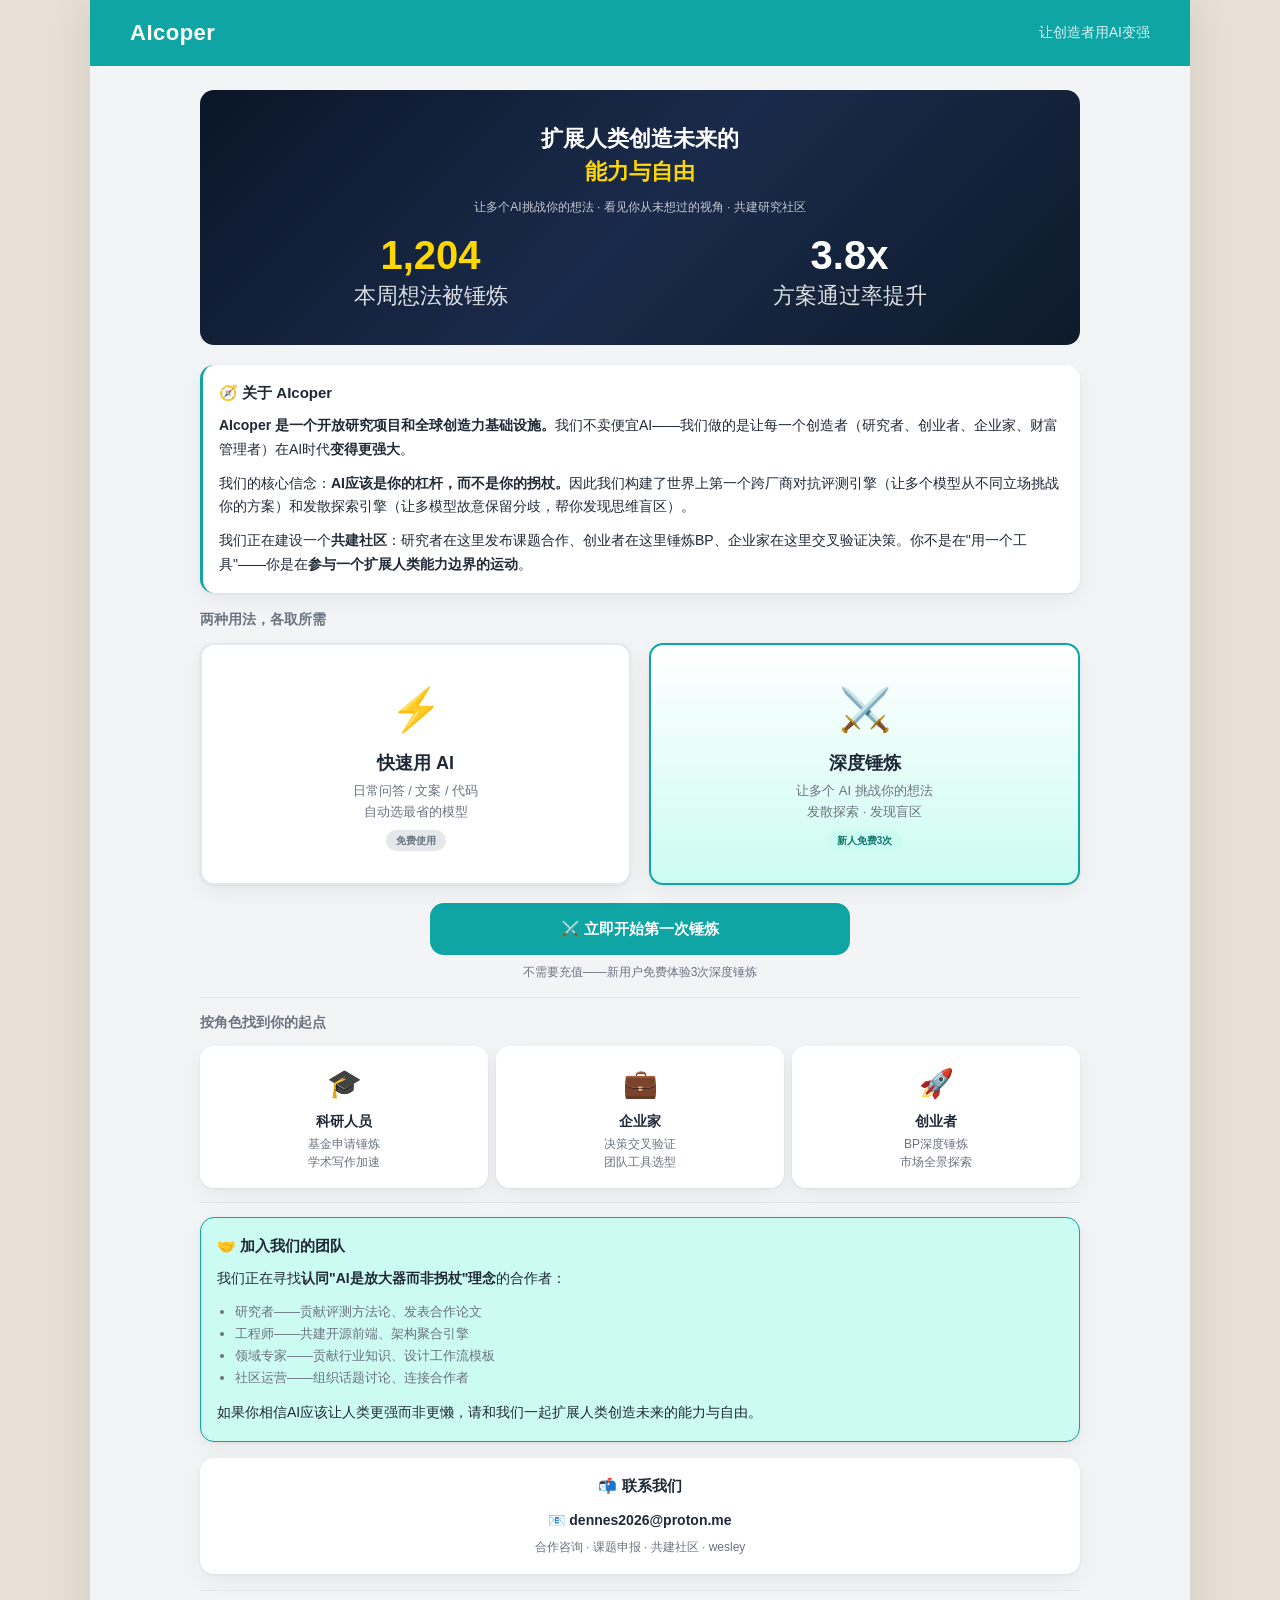
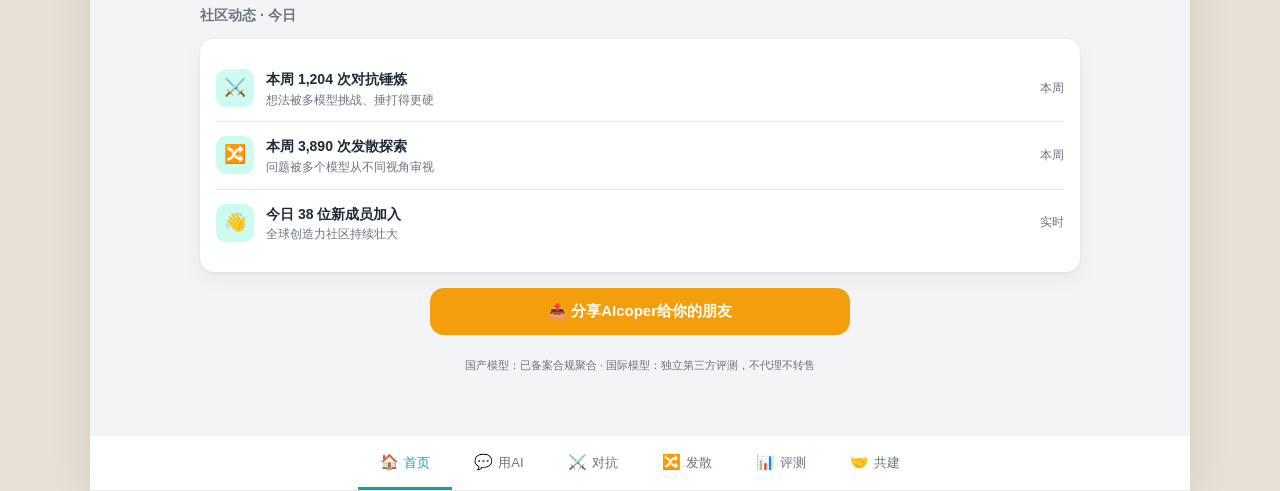
<file: index.html>
<!DOCTYPE html>
<html lang="zh-CN">
<head>
  <meta charset="UTF-8">
  <meta name="viewport" content="width=device-width, initial-scale=1.0">
  <title>AIcoper · 让创造者用AI变强</title>
  <link rel="stylesheet" href="assets/style.css">
  <link rel="manifest" href="/manifest.json">
</head>
<body>
<div class="phone">

  <div class="topbar">
    <span class="logo">AIcoper</span>
    <span class="sub">让创造者用AI变强</span>
  </div>

  <div class="scroll">

    <!-- Hero -->
    <div class="hero center" style="background:linear-gradient(135deg,#0A1628,#1A2A4A,#0D1B2A)">
      <div class="lbl" style="font-size:20px;font-weight:800;line-height:1.5;color:#fff;margin-bottom:10px">
        扩展人类创造未来的<br><span style="color:#FFD700">能力与自由</span>
      </div>
      <div class="small" style="opacity:.75;margin-bottom:16px">
        让多个AI挑战你的想法 · 看见你从未想过的视角 · 共建研究社区
      </div>
      <div class="row" style="margin-top:8px">
        <div class="stat">
          <div class="num" style="color:#FFD700">1,204</div>
          <div class="lbl">本周想法被锤炼</div>
        </div>
        <div class="stat">
          <div class="num" style="color:#fff">3.8x</div>
          <div class="lbl">方案通过率提升</div>
        </div>
      </div>
    </div>

    <!-- 关于AIcoper -->
    <div class="card" style="border-left:3px solid var(--brand)">
      <h3>🧭 关于 AIcoper</h3>
      <div style="font-size:14px;line-height:1.7;color:var(--ink)">
        <p style="margin:0 0 10px">
          <b>AIcoper 是一个开放研究项目和全球创造力基础设施。</b>我们不卖便宜AI——我们做的是让每一个创造者（研究者、创业者、企业家、财富管理者）在AI时代<b>变得更强大</b>。
        </p>
        <p style="margin:0 0 10px">
          我们的核心信念：<b>AI应该是你的杠杆，而不是你的拐杖。</b>因此我们构建了世界上第一个跨厂商<a href="advocate.html">对抗评测引擎</a>（让多个模型从不同立场挑战你的方案）和<a href="diverge.html">发散探索引擎</a>（让多模型故意保留分歧，帮你发现思维盲区）。
        </p>
        <p style="margin:0">
          我们正在建设一个<b>共建社区</b>：研究者在这里发布课题合作、创业者在这里锤炼BP、企业家在这里交叉验证决策。你不是在"用一个工具"——你是在<b>参与一个扩展人类能力边界的运动</b>。
        </p>
      </div>
    </div>

    <!-- 双入口 -->
    <div class="section-title">两种用法，各取所需</div>
    <div class="dual-entry">
      <a href="aggregate.html" class="entry-card exec">
        <div class="ec-icon">⚡</div>
        <div class="ec-title">快速用 AI</div>
        <div class="ec-desc">日常问答 / 文案 / 代码<br>自动选最省的模型</div>
        <span class="ec-badge free">免费使用</span>
      </a>
      <a href="advocate.html" class="entry-card deep">
        <div class="ec-icon">⚔️</div>
        <div class="ec-title">深度锤炼</div>
        <div class="ec-desc">让多个 AI 挑战你的想法<br>发散探索 · 发现盲区</div>
        <span class="ec-badge member">新人免费3次</span>
      </a>
    </div>

    <a href="advocate.html" class="btn primary" style="margin-bottom:8px">⚔️ 立即开始第一次锤炼</a>
    <div class="input-hint" style="margin-bottom:16px">不需要充值——新用户免费体验3次深度锤炼</div>

    <div class="divider"></div>

    <!-- 场景分流 -->
    <div class="section-title">按角色找到你的起点</div>
    <div class="row" style="gap:8px">
      <a href="scenes.html#research" class="card" style="margin-bottom:0;text-align:center;text-decoration:none;color:inherit;flex:1">
        <div style="font-size:28px;margin-bottom:6px">🎓</div>
        <div style="font-weight:700;font-size:14px;margin-bottom:2px">科研人员</div>
        <div class="small muted">基金申请锤炼<br>学术写作加速</div>
      </a>
      <a href="scenes.html#business" class="card" style="margin-bottom:0;text-align:center;text-decoration:none;color:inherit;flex:1">
        <div style="font-size:28px;margin-bottom:6px">💼</div>
        <div style="font-weight:700;font-size:14px;margin-bottom:2px">企业家</div>
        <div class="small muted">决策交叉验证<br>团队工具选型</div>
      </a>
      <a href="scenes.html#startup" class="card" style="margin-bottom:0;text-align:center;text-decoration:none;color:inherit;flex:1">
        <div style="font-size:28px;margin-bottom:6px">🚀</div>
        <div style="font-weight:700;font-size:14px;margin-bottom:2px">创业者</div>
        <div class="small muted">BP深度锤炼<br>市场全景探索</div>
      </a>
    </div>

    <div class="divider"></div>

    <!-- 加入我们 -->
    <div class="card" style="background:var(--brand-lt);border:1px solid var(--brand)">
      <h3>🤝 加入我们的团队</h3>
      <div style="font-size:14px;line-height:1.7;color:var(--ink)">
        <p style="margin:0 0 10px">
          我们正在寻找<b>认同"AI是放大器而非拐杖"理念</b>的合作者：
        </p>
        <ul style="margin:0 0 12px;padding-left:18px;font-size:13px;color:var(--muted)">
          <li>研究者——贡献评测方法论、发表合作论文</li>
          <li>工程师——共建开源前端、架构聚合引擎</li>
          <li>领域专家——贡献行业知识、设计工作流模板</li>
          <li>社区运营——组织话题讨论、连接合作者</li>
        </ul>
        <p style="margin:0">
          如果你相信AI应该让人类更强而非更懒，请和我们一起扩展人类创造未来的能力与自由。
        </p>
      </div>
    </div>

    <!-- 联系方式 -->
    <div class="card" style="text-align:center">
      <h3>📬 联系我们</h3>
      <div style="font-size:14px;color:var(--ink);line-height:1.8">
        <div>📧 <b>dennes2026@proton.me</b></div>
        <div class="small muted" style="margin-top:4px">合作咨询 · 课题申报 · 共建社区 · wesley</div>
      </div>
    </div>

    <div class="divider"></div>

    <!-- 动态 -->
    <div class="section-title">社区动态 · 今日</div>
    <div class="card">
      <div class="li">
        <div class="ic">⚔️</div>
        <div class="meta"><b>本周 1,204 次对抗锤炼</b><div>想法被多模型挑战、捶打得更硬</div></div>
        <div class="right">本周</div>
      </div>
      <div class="li">
        <div class="ic">🔀</div>
        <div class="meta"><b>本周 3,890 次发散探索</b><div>问题被多个模型从不同视角审视</div></div>
        <div class="right">本周</div>
      </div>
      <div class="li">
        <div class="ic">👋</div>
        <div class="meta"><b>今日 38 位新成员加入</b><div>全球创造力社区持续壮大</div></div>
        <div class="right">实时</div>
      </div>
    </div>

    <!-- 分享按钮 -->
    <button class="btn accent" onclick="openShare()" style="margin-bottom:8px">📤 分享AIcoper给你的朋友</button>

    <div class="compliance">国产模型：已备案合规聚合 · 国际模型：独立第三方评测，不代理不转售</div>

  </div>

  <!-- 分享弹窗 -->
  <div id="shareModal" style="display:none;position:fixed;top:0;left:0;width:100%;height:100%;background:rgba(0,0,0,.5);z-index:99;justify-content:center;align-items:center" onclick="if(event.target===this)closeShare()">
    <div style="background:#fff;border-radius:16px;padding:20px;width:90%;max-width:400px;text-align:center">
      <div style="font-size:20px;font-weight:800;margin-bottom:12px">📤 分享AIcoper</div>
      <div id="shareText" style="background:#f5f5f5;border-radius:10px;padding:14px;text-align:left;font-size:13px;line-height:1.7;margin-bottom:12px;max-height:200px;overflow-y:auto"></div>
      <button class="btn primary" onclick="copyShare()" style="margin-bottom:6px">📋 一键复制文案+链接</button>
      <button class="btn sm ghost" onclick="closeShare()">关闭</button>
      <div class="small muted" style="margin-top:8px">复制后粘贴到微信/朋友圈即可</div>
    </div>
  </div>

  <nav class="tabbar">
    <a href="index.html" class="on"><span class="ic">🏠</span>首页</a>
    <a href="aggregate.html"><span class="ic">💬</span>用AI</a>
    <a href="advocate.html"><span class="ic">⚔️</span>对抗</a>
    <a href="diverge.html"><span class="ic">🔀</span>发散</a>
    <a href="eval.html"><span class="ic">📊</span>评测</a>
    <a href="collaborate.html"><span class="ic">🤝</span>共建</a>
  </nav>

</div>

<script>
function openShare(){
  var shareTpl = '🚀 发现一个很棒的AI工具——AIcoper\n\n'+
    '它不是普通的AI聊天工具，而是让多个AI从不同角度挑战你的想法、帮你发现思维盲区。\n\n'+
    '⚔️ 对抗模式：3个AI轮流挑你方案的刺\n'+
    '🔀 发散模式：同一问题看4种视角\n'+
    '🤝 共建社区：发布课题、找到合作者\n\n'+
    '开源 · 免费使用 · 3个模型即开即用\n'+
    '👉 https://wesleycigar.github.io/aicoper';
  document.getElementById('shareText').textContent = shareTpl;
  document.getElementById('shareModal').style.display = 'flex';
}
function closeShare(){
  document.getElementById('shareModal').style.display = 'none';
}
function copyShare(){
  var text = document.getElementById('shareText').textContent;
  if(navigator.clipboard){
    navigator.clipboard.writeText(text).then(function(){
      alert('✅ 已复制！去微信/朋友圈粘贴即可');
    });
  }else{
    var ta=document.createElement('textarea');ta.value=text;
    ta.style.cssText='position:fixed;opacity:0';document.body.appendChild(ta);
    ta.select();document.execCommand('copy');ta.remove();
    alert('✅ 已复制！去微信/朋友圈粘贴即可');
  }
}
</script>
<script>if('serviceWorker' in navigator){navigator.serviceWorker.register('/sw.js')}</script>
</body>
</html>
</file>
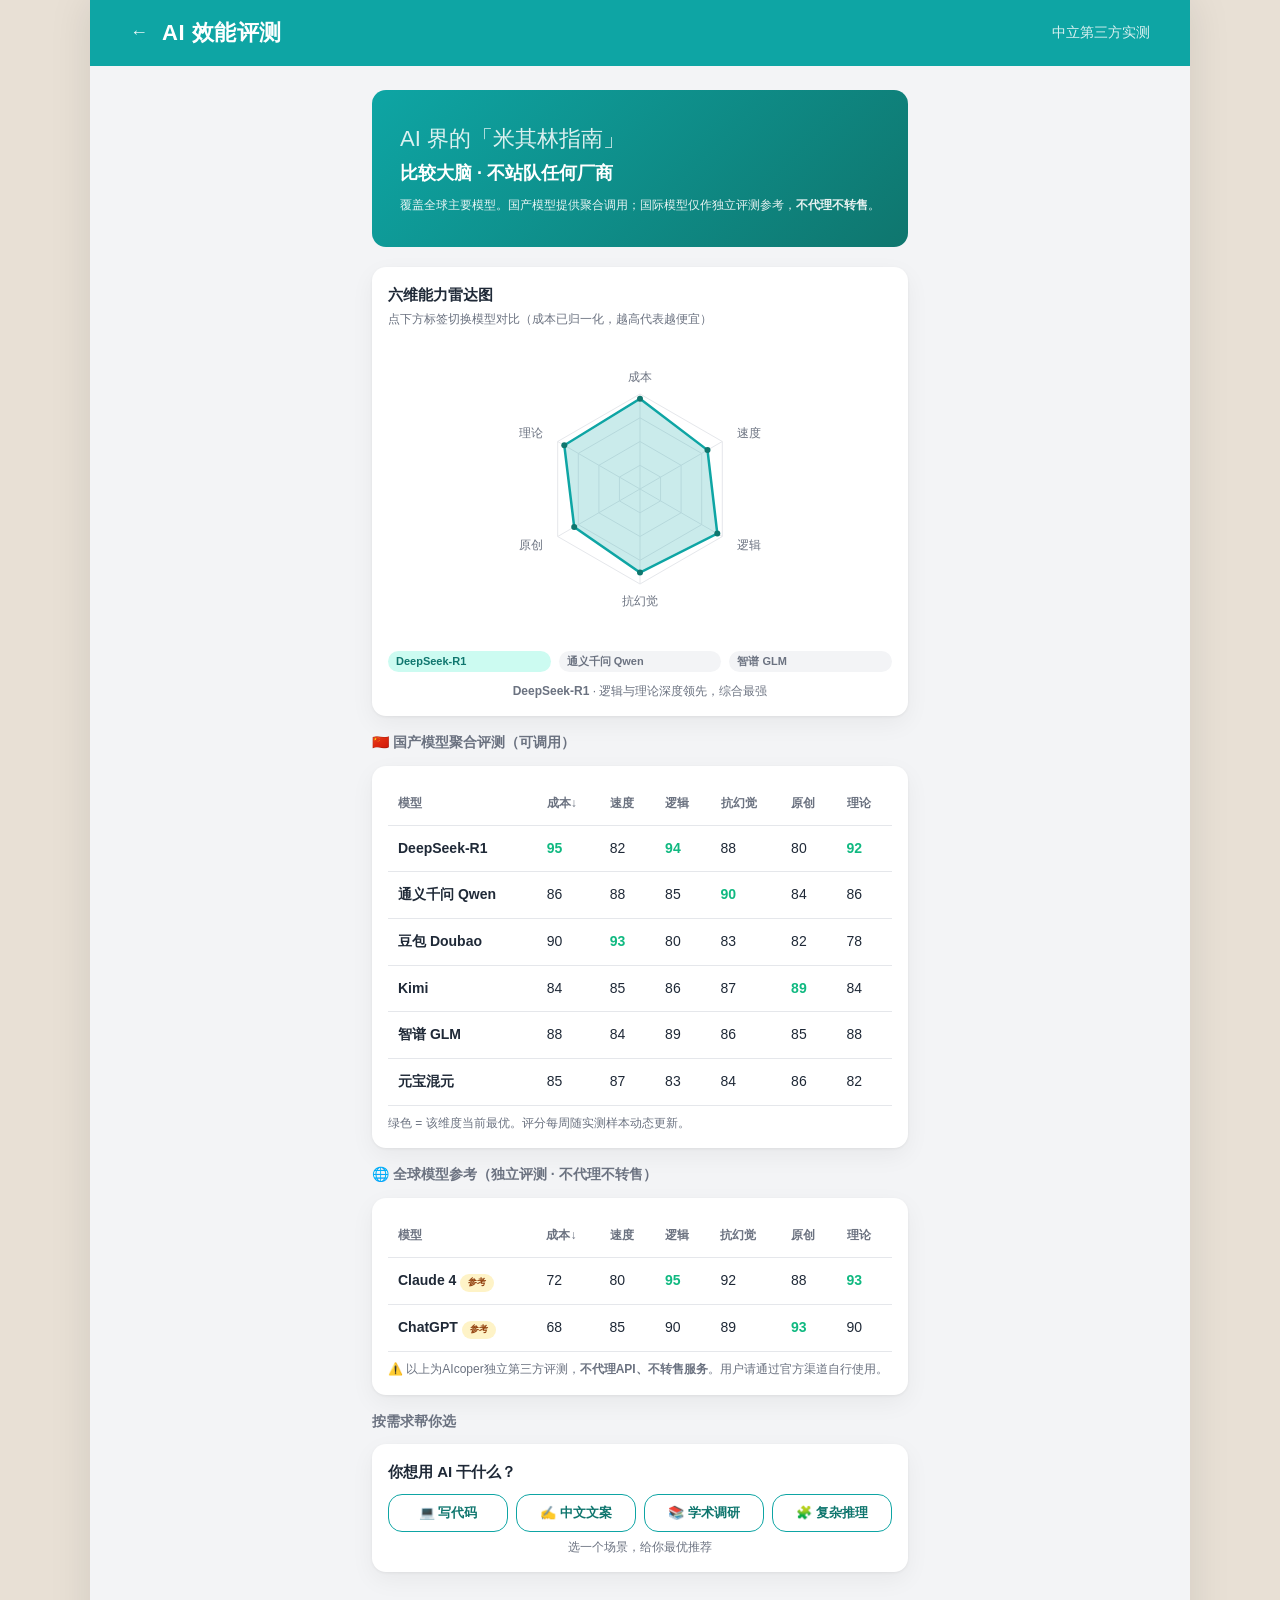
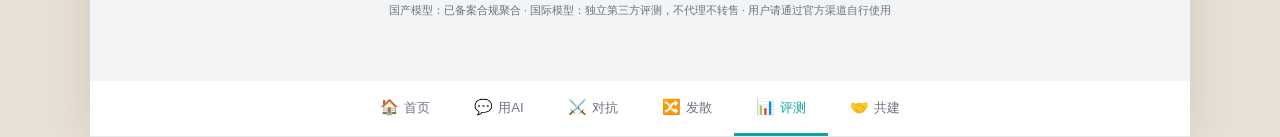
<file: eval.html>
<!DOCTYPE html>
<html lang="zh-CN">
<head>
  <meta charset="UTF-8">
  <meta name="viewport" content="width=device-width, initial-scale=1.0, maximum-scale=1.0, user-scalable=no">
  <title>AI效能评测 · AIcoper</title>
  <link rel="stylesheet" href="assets/style.css">
</head>
<body>
<div class="phone">

  <div class="topbar">
    <a class="back" href="index.html">←</a>
    <span class="logo">AI 效能评测</span>
    <span class="sub">中立第三方实测</span>
  </div>

  <div class="scroll">

    <!-- 中立性声明 -->
    <div class="hero">
      <div class="lbl">AI 界的「米其林指南」</div>
      <div style="font-size:18px;font-weight:800;margin:4px 0 8px">比较大脑 · 不站队任何厂商</div>
      <div class="small" style="color:rgba(255,255,255,.9)">
        覆盖全球主要模型。国产模型提供聚合调用；国际模型仅作独立评测参考，<b>不代理不转售</b>。
      </div>
    </div>

    <!-- 六维雷达图 -->
    <div class="card">
      <h3>六维能力雷达图</h3>
      <div class="small muted" style="margin:-6px 0 10px">点下方标签切换模型对比（成本已归一化，越高代表越便宜）</div>

      <div style="text-align:center">
        <svg id="radar" viewBox="0 0 320 300" width="100%" style="max-width:320px">
          <!-- 网格 + 轴：由脚本注入 -->
          <g id="grid"></g>
          <g id="axes"></g>
          <g id="labels"></g>
          <!-- 能力多边形 -->
          <polygon id="shape" points="" fill="rgba(14,165,164,.22)" stroke="#0EA5A4" stroke-width="2.5" style="transition:.4s"/>
          <g id="dots"></g>
        </svg>
      </div>

      <div class="row" style="flex-wrap:wrap;gap:8px;justify-content:center;margin-top:6px">
        <span class="badge brand" data-m="deepseek" onclick="pick(this)" style="cursor:pointer">DeepSeek-R1</span>
        <span class="badge gray"  data-m="qwen"     onclick="pick(this)" style="cursor:pointer">通义千问 Qwen</span>
        <span class="badge gray"  data-m="glm"      onclick="pick(this)" style="cursor:pointer">智谱 GLM</span>
      </div>
      <div id="radarNote" class="small center muted" style="margin-top:10px"></div>
    </div>

    <!-- 模型对比表 -->
    <div class="section-title">🇨🇳 国产模型聚合评测（可调用）</div>
    <div class="card">
      <table>
        <thead>
          <tr>
            <th>模型</th>
            <th>成本↓</th>
            <th>速度</th>
            <th>逻辑</th>
            <th>抗幻觉</th>
            <th>原创</th>
            <th>理论</th>
          </tr>
        </thead>
        <tbody>
          <tr>
            <td><b>DeepSeek-R1</b></td>
            <td class="tag-best">95</td>
            <td>82</td>
            <td class="tag-best">94</td>
            <td>88</td>
            <td>80</td>
            <td class="tag-best">92</td>
          </tr>
          <tr>
            <td><b>通义千问 Qwen</b></td>
            <td>86</td>
            <td>88</td>
            <td>85</td>
            <td class="tag-best">90</td>
            <td>84</td>
            <td>86</td>
          </tr>
          <tr>
            <td><b>豆包 Doubao</b></td>
            <td>90</td>
            <td class="tag-best">93</td>
            <td>80</td>
            <td>83</td>
            <td>82</td>
            <td>78</td>
          </tr>
          <tr>
            <td><b>Kimi</b></td>
            <td>84</td>
            <td>85</td>
            <td>86</td>
            <td>87</td>
            <td class="tag-best">89</td>
            <td>84</td>
          </tr>
          <tr>
            <td><b>智谱 GLM</b></td>
            <td>88</td>
            <td>84</td>
            <td>89</td>
            <td>86</td>
            <td>85</td>
            <td>88</td>
          </tr>
          <tr>
            <td><b>元宝混元</b></td>
            <td>85</td>
            <td>87</td>
            <td>83</td>
            <td>84</td>
            <td>86</td>
            <td>82</td>
          </tr>
        </tbody>
      </table>
      <div class="small muted" style="margin-top:8px">绿色 = 该维度当前最优。评分每周随实测样本动态更新。</div>
    </div>

    <!-- 全球模型参考 -->
    <div class="section-title">🌐 全球模型参考（独立评测 · 不代理不转售）</div>
    <div class="card">
      <table>
        <thead>
          <tr><th>模型</th><th>成本↓</th><th>速度</th><th>逻辑</th><th>抗幻觉</th><th>原创</th><th>理论</th></tr>
        </thead>
        <tbody>
          <tr>
            <td><b>Claude 4</b> <span class="badge amber" style="font-size:9px">参考</span></td>
            <td>72</td><td>80</td><td class="tag-best">95</td><td>92</td><td>88</td><td class="tag-best">93</td>
          </tr>
          <tr>
            <td><b>ChatGPT</b> <span class="badge amber" style="font-size:9px">参考</span></td>
            <td>68</td><td>85</td><td>90</td><td>89</td><td class="tag-best">93</td><td>90</td>
          </tr>
        </tbody>
      </table>
      <div class="small muted" style="margin-top:8px;line-height:1.6">
        ⚠️ 以上为AIcoper独立第三方评测，<b>不代理API、不转售服务</b>。用户请通过官方渠道自行使用。
      </div>
    </div>

    <!-- 按需求帮你选 -->
    <div class="section-title">按需求帮你选</div>
    <div class="card">
      <h3>你想用 AI 干什么？</h3>
      <div class="row" style="flex-wrap:wrap;gap:8px;margin-bottom:4px">
        <button class="btn ghost sm" onclick="rec('code',this)">💻 写代码</button>
        <button class="btn ghost sm" onclick="rec('copy',this)">✍️ 中文文案</button>
        <button class="btn ghost sm" onclick="rec('research',this)">📚 学术调研</button>
        <button class="btn ghost sm" onclick="rec('reason',this)">🧩 复杂推理</button>
      </div>

      <div id="recBox" style="margin-top:12px;display:none">
        <div class="li" style="border-bottom:0">
          <div class="ic" id="recIc">🏆</div>
          <div class="meta">
            <b id="recTitle"></b>
            <div id="recWhy"></div>
          </div>
        </div>
        <div class="card" style="margin:0 0 12px;background:var(--brand-lt);box-shadow:none">
          <div class="row" style="text-align:center;align-items:center">
            <div>
              <div class="small muted">单独购买</div>
              <b id="recOld" style="text-decoration:line-through;color:var(--muted)"></b>
            </div>
            <div>
              <div class="small muted">合作社价</div>
              <b id="recNew" style="color:var(--brand-dk);font-size:16px"></b>
            </div>
            <div>
              <div class="small muted">为你省</div>
              <span class="badge green" id="recSave"></span>
            </div>
          </div>
        </div>
        <a class="btn accent" href="aggregate.html" id="recBtn">一键用这个模型 →</a>
      </div>
      <div id="recHint" class="small center muted" style="margin-top:6px">选一个场景，给你最优推荐</div>
    </div>

    <div class="compliance">国产模型：已备案合规聚合 · 国际模型：独立第三方评测，不代理不转售 · 用户请通过官方渠道自行使用</div>

  </div>

  <nav class="tabbar">
    <a href="index.html"><span class="ic">🏠</span>首页</a>
    <a href="aggregate.html"><span class="ic">💬</span>用AI</a>
    <a href="advocate.html"><span class="ic">⚔️</span>对抗</a>
    <a href="diverge.html"><span class="ic">🔀</span>发散</a>
    <a href="eval.html" class="on"><span class="ic">📊</span>评测</a>
    <a href="collaborate.html"><span class="ic">🤝</span>共建</a>
  </nav>

</div>

<script>
/* ---------- 六维雷达图（纯内联 SVG 手绘） ---------- */
var CX = 160, CY = 150, R = 95;           // 中心与半径
var DIMS = ["成本","速度","逻辑","抗幻觉","原创","理论"];
var MODELS = {
  deepseek:{ name:"DeepSeek-R1", note:"逻辑与理论深度领先，综合最强", vals:[95,82,94,88,80,92] },
  qwen:    { name:"通义千问 Qwen", note:"中文与抗幻觉均衡，稳定可靠", vals:[86,88,85,90,84,86] },
  glm:     { name:"智谱 GLM", note:"各维度无短板的六边形战士", vals:[88,84,89,86,85,88] }
};

// 第 i 个轴的方向（顶点朝上，顺时针）
function angle(i){ return -Math.PI/2 + i*(2*Math.PI/6); }
function pt(i, ratio){
  var a = angle(i);
  return [ CX + Math.cos(a)*R*ratio, CY + Math.sin(a)*R*ratio ];
}

// 画网格（4 圈六边形）+ 轴线 + 维度标签
(function draw(){
  var grid="", axes="", labels="";
  for(var ring=1; ring<=4; ring++){
    var rr = ring/4, pts=[];
    for(var i=0;i<6;i++){ var p=pt(i,rr); pts.push(p[0].toFixed(1)+","+p[1].toFixed(1)); }
    grid += '<polygon points="'+pts.join(" ")+'" fill="none" stroke="#E5E7EB" stroke-width="1"/>';
  }
  for(var i=0;i<6;i++){
    var p=pt(i,1);
    axes += '<line x1="'+CX+'" y1="'+CY+'" x2="'+p[0].toFixed(1)+'" y2="'+p[1].toFixed(1)+'" stroke="#E5E7EB" stroke-width="1"/>';
    var lp=pt(i,1.18);
    var anchor = Math.abs(lp[0]-CX)<6 ? "middle" : (lp[0]>CX ? "start":"end");
    labels += '<text x="'+lp[0].toFixed(1)+'" y="'+(lp[1]+4).toFixed(1)+'" font-size="12" fill="#6B7280" text-anchor="'+anchor+'">'+DIMS[i]+'</text>';
  }
  document.getElementById("grid").innerHTML = grid;
  document.getElementById("axes").innerHTML = axes;
  document.getElementById("labels").innerHTML = labels;
})();

function render(key){
  var m = MODELS[key], pts=[], dots="";
  for(var i=0;i<6;i++){
    var p = pt(i, m.vals[i]/100);
    pts.push(p[0].toFixed(1)+","+p[1].toFixed(1));
    dots += '<circle cx="'+p[0].toFixed(1)+'" cy="'+p[1].toFixed(1)+'" r="3" fill="#0F766E"/>';
  }
  document.getElementById("shape").setAttribute("points", pts.join(" "));
  document.getElementById("dots").innerHTML = dots;
  document.getElementById("radarNote").innerHTML = "<b>"+m.name+"</b> · "+m.note;
}

function pick(el){
  var b = document.querySelectorAll('[data-m]');
  for(var i=0;i<b.length;i++){ b[i].className = "badge gray"; }
  el.className = "badge brand";
  render(el.getAttribute("data-m"));
}
render("deepseek");

/* ---------- 按需求帮你选 ---------- */
var REC = {
  code:    { ic:"💻", title:"写代码 → 推荐 DeepSeek-R1", why:"逻辑 94 / 理论 92 全场最高，代码与算法综合最优。", old:"¥0.046/千tokens", neu:"¥0.030/千tokens", save:"省 35%" },
  copy:    { ic:"✍️", title:"中文文案 → 推荐 Kimi", why:"原创度 89 领先，中文长文与营销文案更有灵气。", old:"¥0.040/千tokens", neu:"¥0.028/千tokens", save:"省 30%" },
  research:{ ic:"📚", title:"学术调研 → 推荐 通义千问 Qwen", why:"抗幻觉 90 最高，引用与事实更可靠，少编造。", old:"¥0.044/千tokens", neu:"¥0.029/千tokens", save:"省 34%" },
  reason:  { ic:"🧩", title:"复杂推理 → 推荐 DeepSeek-R1", why:"深度思考链最强，多步推理与数学题表现最佳。", old:"¥0.048/千tokens", neu:"¥0.031/千tokens", save:"省 35%" }
};
function rec(key, btn){
  var r = REC[key];
  document.getElementById("recBox").style.display = "block";
  document.getElementById("recHint").style.display = "none";
  document.getElementById("recIc").textContent = r.ic;
  document.getElementById("recTitle").textContent = r.title;
  document.getElementById("recWhy").textContent = r.why;
  document.getElementById("recOld").textContent = r.old;
  document.getElementById("recNew").textContent = r.neu;
  document.getElementById("recSave").textContent = r.save;
  // 高亮当前选中的场景按钮
  var btns = btn.parentNode.querySelectorAll('button');
  for(var i=0;i<btns.length;i++){ btns[i].className = "btn ghost sm"; }
  btn.className = "btn primary sm";
}
</script>

</body>
</html>
</file>
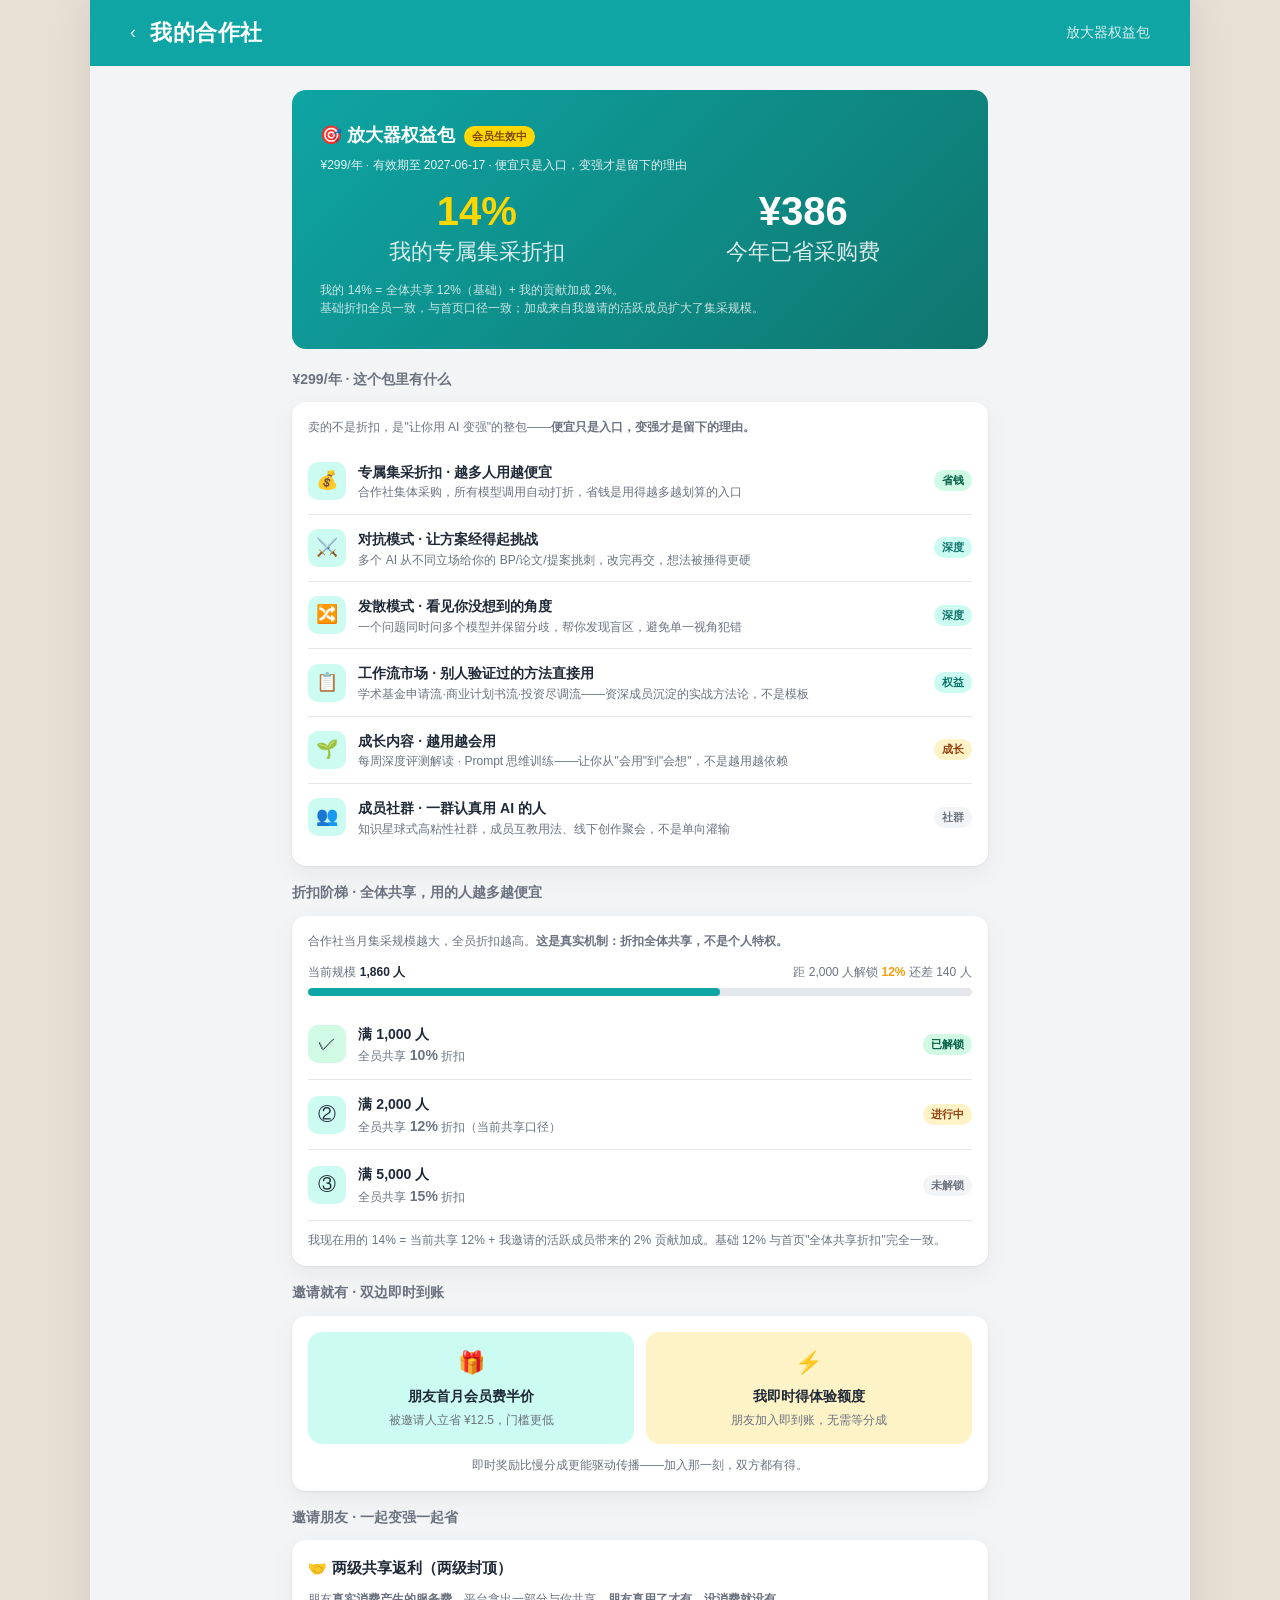
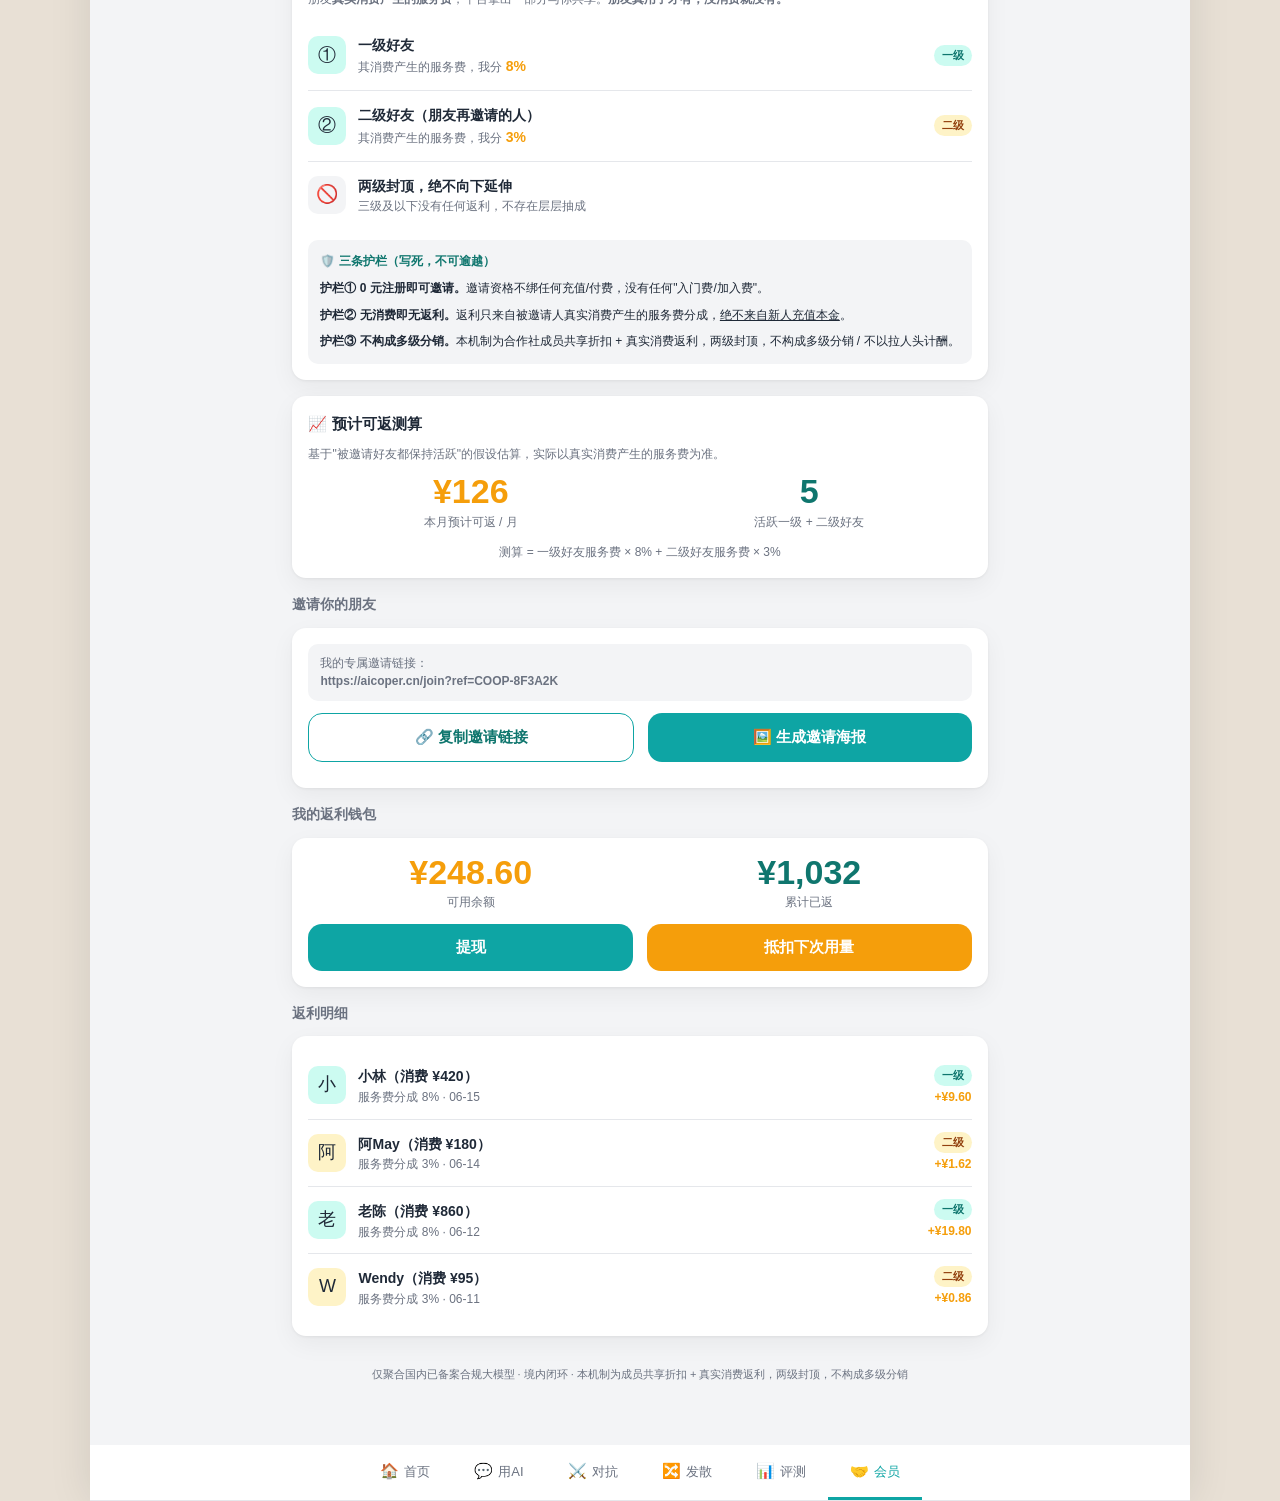
<file: referral.html>
<!DOCTYPE html>
<html lang="zh-CN">
<head>
<meta charset="UTF-8">
<meta name="viewport" content="width=device-width, initial-scale=1.0, maximum-scale=1.0, user-scalable=no">
<title>我的合作社 · AIcoper</title>
<link rel="stylesheet" href="assets/style.css">
</head>
<body>
<div class="phone">

  <div class="topbar">
    <a href="index.html" class="back">‹</a>
    <span class="logo">我的合作社</span>
    <span class="sub">放大器权益包</span>
  </div>

  <div class="scroll">

    <!-- 会员制 hero：我的会员状态 + 专属集采折扣 -->
    <div class="hero">
      <div style="display:flex;align-items:center;gap:8px;margin-bottom:6px">
        <span style="font-size:18px;font-weight:800">🎯 放大器权益包</span>
        <span class="badge green" style="background:#FFD700;color:#7C4A00">会员生效中</span>
      </div>
      <div class="small" style="opacity:.9;margin-bottom:14px">
        ¥299/年 · 有效期至 2027-06-17 · 便宜只是入口，变强才是留下的理由
      </div>
      <div class="row">
        <div class="stat">
          <div class="num" style="color:#FFD700">14%</div>
          <div class="lbl">我的专属集采折扣</div>
        </div>
        <div class="stat">
          <div class="num" style="color:#fff">¥386</div>
          <div class="lbl">今年已省采购费</div>
        </div>
      </div>
      <div class="small" style="opacity:.78;margin-top:12px;line-height:1.5">
        我的 14% = 全体共享 12%（基础）+ 我的贡献加成 2%。<br>
        基础折扣全员一致，与首页口径一致；加成来自我邀请的活跃成员扩大了集采规模。
      </div>
    </div>

    <!-- 放大器权益包卡：5-6 项权益 -->
    <div class="section-title">¥299/年 · 这个包里有什么</div>
    <div class="card">
      <p class="small muted" style="margin:0 0 10px;line-height:1.6">
        卖的不是折扣，是"让你用 AI 变强"的整包——<b>便宜只是入口，变强才是留下的理由。</b>
      </p>
      <div class="li">
        <div class="ic">💰</div>
        <div class="meta">
          <b>专属集采折扣 · 越多人用越便宜</b>
          <div>合作社集体采购，所有模型调用自动打折，省钱是用得越多越划算的入口</div>
        </div>
        <div class="right"><span class="badge green">省钱</span></div>
      </div>
      <div class="li">
        <div class="ic">⚔️</div>
        <div class="meta">
          <b>对抗模式 · 让方案经得起挑战</b>
          <div>多个 AI 从不同立场给你的 BP/论文/提案挑刺，改完再交，想法被捶得更硬</div>
        </div>
        <div class="right"><span class="badge brand">深度</span></div>
      </div>
      <div class="li">
        <div class="ic">🔀</div>
        <div class="meta">
          <b>发散模式 · 看见你没想到的角度</b>
          <div>一个问题同时问多个模型并保留分歧，帮你发现盲区，避免单一视角犯错</div>
        </div>
        <div class="right"><span class="badge brand">深度</span></div>
      </div>
      <div class="li">
        <div class="ic">📋</div>
        <div class="meta">
          <b>工作流市场 · 别人验证过的方法直接用</b>
          <div>学术基金申请流·商业计划书流·投资尽调流——资深成员沉淀的实战方法论，不是模板</div>
        </div>
        <div class="right"><span class="badge brand">权益</span></div>
      </div>
      <div class="li">
        <div class="ic">🌱</div>
        <div class="meta">
          <b>成长内容 · 越用越会用</b>
          <div>每周深度评测解读 · Prompt 思维训练——让你从"会用"到"会想"，不是越用越依赖</div>
        </div>
        <div class="right"><span class="badge amber">成长</span></div>
      </div>
      <div class="li">
        <div class="ic">👥</div>
        <div class="meta">
          <b>成员社群 · 一群认真用 AI 的人</b>
          <div>知识星球式高粘性社群，成员互教用法、线下创作聚会，不是单向灌输</div>
        </div>
        <div class="right"><span class="badge gray">社群</span></div>
      </div>
    </div>

    <!-- 折扣阶梯卡：全体共享，用得越多越便宜 -->
    <div class="section-title">折扣阶梯 · 全体共享，用的人越多越便宜</div>
    <div class="card">
      <p class="small muted" style="margin:0 0 12px;line-height:1.6">
        合作社当月集采规模越大，全员折扣越高。<b>这是真实机制：折扣全体共享，不是个人特权。</b>
      </p>
      <div style="display:flex;justify-content:space-between;font-size:12px;color:var(--muted);margin-bottom:6px">
        <span>当前规模 <b style="color:var(--ink)">1,860 人</b></span>
        <span>距 2,000 人解锁 <b style="color:var(--accent)">12%</b> 还差 140 人</span>
      </div>
      <div class="bar" style="margin-bottom:14px"><i style="width:62%"></i></div>

      <div class="li">
        <div class="ic" style="background:#D1FAE5">✓</div>
        <div class="meta"><b>满 1,000 人</b><div>全员共享 <b>10%</b> 折扣</div></div>
        <div class="right"><span class="badge green">已解锁</span></div>
      </div>
      <div class="li">
        <div class="ic" style="background:var(--brand-lt)">②</div>
        <div class="meta"><b>满 2,000 人</b><div>全员共享 <b>12%</b> 折扣（当前共享口径）</div></div>
        <div class="right"><span class="badge amber">进行中</span></div>
      </div>
      <div class="li">
        <div class="ic">③</div>
        <div class="meta"><b>满 5,000 人</b><div>全员共享 <b>15%</b> 折扣</div></div>
        <div class="right"><span class="badge gray">未解锁</span></div>
      </div>
      <p class="small muted" style="margin:10px 0 0;line-height:1.6">
        我现在用的 14% = 当前共享 12% + 我邀请的活跃成员带来的 2% 贡献加成。基础 12% 与首页"全体共享折扣"完全一致。
      </p>
    </div>

    <!-- 双边即时激励：驱动传播 -->
    <div class="section-title">邀请就有 · 双边即时到账</div>
    <div class="card">
      <div class="row" style="gap:12px">
        <div class="card" style="margin:0;background:var(--brand-lt);box-shadow:none;text-align:center;padding:14px">
          <div style="font-size:22px;margin-bottom:4px">🎁</div>
          <b style="font-size:14px">朋友首月会员费半价</b>
          <div class="small muted" style="margin-top:4px">被邀请人立省 ¥12.5，门槛更低</div>
        </div>
        <div class="card" style="margin:0;background:#FEF3C7;box-shadow:none;text-align:center;padding:14px">
          <div style="font-size:22px;margin-bottom:4px">⚡</div>
          <b style="font-size:14px">我即时得体验额度</b>
          <div class="small muted" style="margin-top:4px">朋友加入即到账，无需等分成</div>
        </div>
      </div>
      <p class="small muted center" style="margin:12px 0 0">
        即时奖励比慢分成更能驱动传播——加入那一刻，双方都有得。
      </p>
    </div>

    <!-- 两级返利 + 三条护栏 -->
    <div class="section-title">邀请朋友 · 一起变强一起省</div>
    <div class="card">
      <h3>🤝 两级共享返利（两级封顶）</h3>
      <p class="small muted" style="margin:0 0 12px;line-height:1.6">
        朋友<b>真实消费产生的服务费</b>，平台拿出一部分与你共享。<b>朋友真用了才有，没消费就没有。</b>
      </p>
      <div class="li">
        <div class="ic">①</div>
        <div class="meta"><b>一级好友</b><div>其消费产生的服务费，我分 <b style="color:var(--accent)">8%</b></div></div>
        <div class="right"><span class="badge brand">一级</span></div>
      </div>
      <div class="li">
        <div class="ic">②</div>
        <div class="meta"><b>二级好友（朋友再邀请的人）</b><div>其消费产生的服务费，我分 <b style="color:var(--accent)">3%</b></div></div>
        <div class="right"><span class="badge amber">二级</span></div>
      </div>
      <div class="li" style="border-bottom:0">
        <div class="ic" style="background:#F3F4F6">🚫</div>
        <div class="meta"><b>两级封顶，绝不向下延伸</b><div>三级及以下没有任何返利，不存在层层抽成</div></div>
      </div>

      <!-- 三条护栏 -->
      <div style="background:var(--bg);border-radius:var(--r-sm);padding:12px;margin-top:12px">
        <div class="small" style="font-weight:700;color:var(--brand-dk);margin-bottom:8px">🛡️ 三条护栏（写死，不可逾越）</div>
        <div class="small" style="line-height:1.7;color:var(--ink)">
          <div style="margin-bottom:6px">
            <b>护栏① 0 元注册即可邀请。</b>邀请资格不绑任何充值/付费，没有任何"入门费/加入费"。
          </div>
          <div style="margin-bottom:6px">
            <b>护栏② 无消费即无返利。</b>返利只来自被邀请人真实消费产生的服务费分成，<u>绝不来自新人充值本金</u>。
          </div>
          <div>
            <b>护栏③ 不构成多级分销。</b>本机制为合作社成员共享折扣 + 真实消费返利，两级封顶，不构成多级分销 / 不以拉人头计酬。
          </div>
        </div>
      </div>
    </div>

    <!-- 预计可返测算 -->
    <div class="card">
      <h3>📈 预计可返测算</h3>
      <p class="small muted" style="margin:0 0 10px">
        基于"被邀请好友都保持活跃"的假设估算，实际以真实消费产生的服务费为准。
      </p>
      <div class="row">
        <div class="stat">
          <div class="num">¥126</div>
          <div class="lbl">本月预计可返 / 月</div>
        </div>
        <div class="stat">
          <div class="num" style="color:var(--brand-dk)">5</div>
          <div class="lbl">活跃一级 + 二级好友</div>
        </div>
      </div>
      <p class="small muted center" style="margin:12px 0 0">
        测算 = 一级好友服务费 × 8% + 二级好友服务费 × 3%
      </p>
    </div>

    <!-- 生成邀请卡：真实可点动作 -->
    <div class="section-title">邀请你的朋友</div>
    <div class="card">
      <div class="small muted" style="background:var(--bg);border-radius:var(--r-sm);padding:10px 12px;margin-bottom:12px;word-break:break-all">
        我的专属邀请链接：<br><b id="inviteLink">https://aicoper.cn/join?ref=COOP-8F3A2K</b>
      </div>
      <div class="row" style="margin-bottom:10px">
        <button class="btn ghost" onclick="copyLink()">🔗 复制邀请链接</button>
        <button class="btn primary" onclick="makePoster()">🖼️ 生成邀请海报</button>
      </div>
      <!-- 海报占位（生成后填充） -->
      <div id="posterBox" style="display:none;border:1.5px dashed var(--brand);border-radius:var(--r);padding:18px;text-align:center;background:var(--brand-lt)">
        <div style="font-size:28px;margin-bottom:6px">🖼️</div>
        <div style="font-weight:700;color:var(--brand-dk)">邀请海报已生成</div>
        <div class="small muted" style="margin-top:4px">含我的专属二维码 · 朋友扫码加入，首月会员费半价</div>
        <div class="small" style="margin-top:8px;color:var(--brand-dk)">长按保存图片即可分享（演示）</div>
      </div>
    </div>

    <!-- 钱包 / 资金闭环 -->
    <div class="section-title">我的返利钱包</div>
    <div class="card">
      <div class="row" style="margin-bottom:12px">
        <div class="stat">
          <div class="num">¥248.60</div>
          <div class="lbl">可用余额</div>
        </div>
        <div class="stat">
          <div class="num" style="color:var(--brand-dk)">¥1,032</div>
          <div class="lbl">累计已返</div>
        </div>
      </div>
      <div class="row">
        <button class="btn primary" onclick="toast('💸 提现申请已提交（演示）')">提现</button>
        <button class="btn accent" onclick="toast('🎟️ 已抵扣下次用量（演示）')">抵扣下次用量</button>
      </div>
    </div>

    <!-- 我的返利列表：badge 区分一级/二级 -->
    <div class="section-title">返利明细</div>
    <div class="card">
      <div class="li">
        <div class="ic" style="background:var(--brand-lt)">小</div>
        <div class="meta"><b>小林（消费 ¥420）</b><div>服务费分成 8% · 06-15</div></div>
        <div class="right"><span class="badge brand">一级</span><div style="color:var(--accent);font-weight:700;margin-top:2px">+¥9.60</div></div>
      </div>
      <div class="li">
        <div class="ic" style="background:#FEF3C7">阿</div>
        <div class="meta"><b>阿May（消费 ¥180）</b><div>服务费分成 3% · 06-14</div></div>
        <div class="right"><span class="badge amber">二级</span><div style="color:var(--accent);font-weight:700;margin-top:2px">+¥1.62</div></div>
      </div>
      <div class="li">
        <div class="ic" style="background:var(--brand-lt)">老</div>
        <div class="meta"><b>老陈（消费 ¥860）</b><div>服务费分成 8% · 06-12</div></div>
        <div class="right"><span class="badge brand">一级</span><div style="color:var(--accent);font-weight:700;margin-top:2px">+¥19.80</div></div>
      </div>
      <div class="li" style="border-bottom:0">
        <div class="ic" style="background:#FEF3C7">W</div>
        <div class="meta"><b>Wendy（消费 ¥95）</b><div>服务费分成 3% · 06-11</div></div>
        <div class="right"><span class="badge amber">二级</span><div style="color:var(--accent);font-weight:700;margin-top:2px">+¥0.86</div></div>
      </div>
    </div>

    <div class="compliance">
      仅聚合国内已备案合规大模型 · 境内闭环 · 本机制为成员共享折扣 + 真实消费返利，两级封顶，不构成多级分销
    </div>

  </div>

  <nav class="tabbar">
    <a href="index.html"><span class="ic">🏠</span>首页</a>
    <a href="aggregate.html"><span class="ic">💬</span>用AI</a>
    <a href="advocate.html"><span class="ic">⚔️</span>对抗</a>
    <a href="diverge.html"><span class="ic">🔀</span>发散</a>
    <a href="eval.html"><span class="ic">📊</span>评测</a>
    <a href="referral.html" class="on"><span class="ic">🤝</span>会员</a>
  </nav>

</div>

<script>
function toast(msg){
  var t=document.createElement('div');
  t.className='toast';t.textContent=msg;
  t.style.cssText='position:fixed;top:50%;left:50%;transform:translate(-50%,-50%);background:rgba(0,0,0,.88);color:#fff;padding:14px 28px;border-radius:999px;font-size:15px;font-weight:600;z-index:999';
  document.body.appendChild(t);
  setTimeout(function(){t.style.opacity='0';t.style.transition='opacity .3s';setTimeout(function(){t.remove()},300)},1800);
}
function copyLink(){
  var link=document.getElementById('inviteLink').textContent.trim();
  function done(){toast('🔗 邀请链接已复制');}
  if(navigator.clipboard&&navigator.clipboard.writeText){
    navigator.clipboard.writeText(link).then(done).catch(fallback);
  }else{fallback();}
  function fallback(){
    var ta=document.createElement('textarea');ta.value=link;
    ta.style.cssText='position:fixed;opacity:0';document.body.appendChild(ta);
    ta.select();try{document.execCommand('copy');}catch(e){}
    ta.remove();done();
  }
}
function makePoster(){
  document.getElementById('posterBox').style.display='block';
  toast('🖼️ 邀请海报已生成');
}
</script>
</body>
</html>
</file>
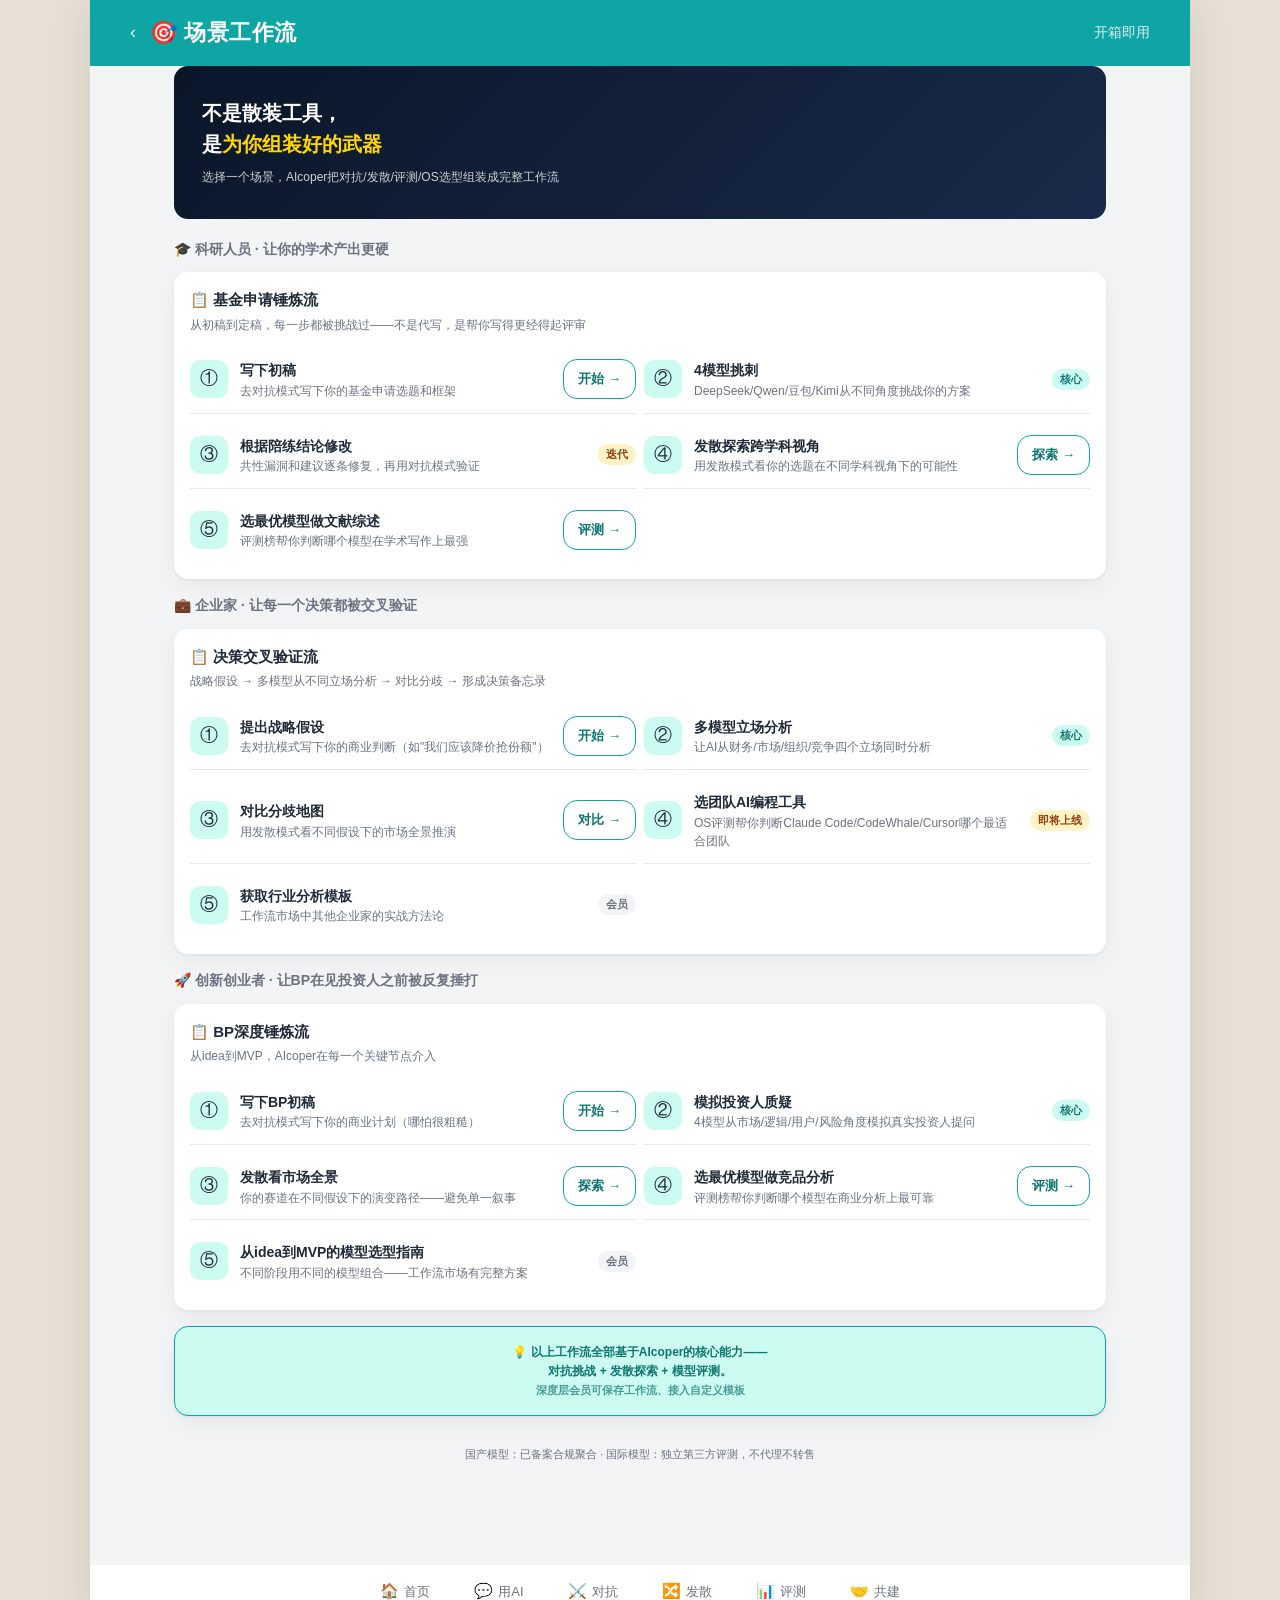
<file: scenes.html>
<!DOCTYPE html>
<html lang="zh-CN">
<head>
<meta charset="UTF-8">
<meta name="viewport" content="width=device-width, initial-scale=1.0, maximum-scale=1.0, user-scalable=no">
<title>场景工作流 · AIcoper</title>
<link rel="stylesheet" href="assets/style.css">
<style>.scroll{padding:0 14px 88px}</style>
</head>
<body>
<div class="phone">

  <div class="topbar">
    <a href="index.html" class="back">‹</a>
    <span class="logo">🎯 场景工作流</span>
    <span class="sub">开箱即用</span>
  </div>

  <div class="scroll">

    <!-- Hero -->
    <div class="hero" style="background:linear-gradient(135deg,#0A1628,#1A2A4A)">
      <div style="font-size:20px;font-weight:800;margin-bottom:4px">不是散装工具，<br>是<span style="color:#FFD700">为你组装好的武器</span></div>
      <div class="small" style="opacity:.8;margin-top:8px">
        选择一个场景，AIcoper把对抗/发散/评测/OS选型组装成完整工作流
      </div>
    </div>

    <!-- 场景一：科研人员 -->
    <div class="section-title" id="research">🎓 科研人员 · 让你的学术产出更硬</div>
    <div class="card">
      <h3>📋 基金申请锤炼流</h3>
      <div class="small muted" style="margin:-6px 0 12px">从初稿到定稿，每一步都被挑战过——不是代写，是帮你写得更经得起评审</div>
      <div style="display:flex;flex-direction:column;gap:8px">
        <div class="li"><div class="ic">①</div><div class="meta"><b>写下初稿</b><div>去对抗模式写下你的基金申请选题和框架</div></div><div class="right"><a href="advocate.html" class="btn sm ghost">开始 →</a></div></div>
        <div class="li"><div class="ic">②</div><div class="meta"><b>4模型挑刺</b><div>DeepSeek/Qwen/豆包/Kimi从不同角度挑战你的方案</div></div><div class="right"><span class="badge brand">核心</span></div></div>
        <div class="li"><div class="ic">③</div><div class="meta"><b>根据陪练结论修改</b><div>共性漏洞和建议逐条修复，再用对抗模式验证</div></div><div class="right"><span class="badge amber">迭代</span></div></div>
        <div class="li"><div class="ic">④</div><div class="meta"><b>发散探索跨学科视角</b><div>用发散模式看你的选题在不同学科视角下的可能性</div></div><div class="right"><a href="diverge.html" class="btn sm ghost">探索 →</a></div></div>
        <div class="li"><div class="ic">⑤</div><div class="meta"><b>选最优模型做文献综述</b><div>评测榜帮你判断哪个模型在学术写作上最强</div></div><div class="right"><a href="eval.html" class="btn sm ghost">评测 →</a></div></div>
      </div>
    </div>

    <!-- 场景二：企业家 -->
    <div class="section-title" id="business">💼 企业家 · 让每一个决策都被交叉验证</div>
    <div class="card">
      <h3>📋 决策交叉验证流</h3>
      <div class="small muted" style="margin:-6px 0 12px">战略假设 → 多模型从不同立场分析 → 对比分歧 → 形成决策备忘录</div>
      <div style="display:flex;flex-direction:column;gap:8px">
        <div class="li"><div class="ic">①</div><div class="meta"><b>提出战略假设</b><div>去对抗模式写下你的商业判断（如"我们应该降价抢份额"）</div></div><div class="right"><a href="advocate.html" class="btn sm ghost">开始 →</a></div></div>
        <div class="li"><div class="ic">②</div><div class="meta"><b>多模型立场分析</b><div>让AI从财务/市场/组织/竞争四个立场同时分析</div></div><div class="right"><span class="badge brand">核心</span></div></div>
        <div class="li"><div class="ic">③</div><div class="meta"><b>对比分歧地图</b><div>用发散模式看不同假设下的市场全景推演</div></div><div class="right"><a href="diverge.html" class="btn sm ghost">对比 →</a></div></div>
        <div class="li"><div class="ic">④</div><div class="meta"><b>选团队AI编程工具</b><div>OS评测帮你判断Claude Code/CodeWhale/Cursor哪个最适合团队</div></div><div class="right"><span class="badge amber">即将上线</span></div></div>
        <div class="li"><div class="ic">⑤</div><div class="meta"><b>获取行业分析模板</b><div>工作流市场中其他企业家的实战方法论</div></div><div class="right"><span class="badge gray">会员</span></div></div>
      </div>
    </div>

    <!-- 场景三：创业者 -->
    <div class="section-title" id="startup">🚀 创新创业者 · 让BP在见投资人之前被反复捶打</div>
    <div class="card">
      <h3>📋 BP深度锤炼流</h3>
      <div class="small muted" style="margin:-6px 0 12px">从idea到MVP，AIcoper在每一个关键节点介入</div>
      <div style="display:flex;flex-direction:column;gap:8px">
        <div class="li"><div class="ic">①</div><div class="meta"><b>写下BP初稿</b><div>去对抗模式写下你的商业计划（哪怕很粗糙）</div></div><div class="right"><a href="advocate.html" class="btn sm ghost">开始 →</a></div></div>
        <div class="li"><div class="ic">②</div><div class="meta"><b>模拟投资人质疑</b><div>4模型从市场/逻辑/用户/风险角度模拟真实投资人提问</div></div><div class="right"><span class="badge brand">核心</span></div></div>
        <div class="li"><div class="ic">③</div><div class="meta"><b>发散看市场全景</b><div>你的赛道在不同假设下的演变路径——避免单一叙事</div></div><div class="right"><a href="diverge.html" class="btn sm ghost">探索 →</a></div></div>
        <div class="li"><div class="ic">④</div><div class="meta"><b>选最优模型做竞品分析</b><div>评测榜帮你判断哪个模型在商业分析上最可靠</div></div><div class="right"><a href="eval.html" class="btn sm ghost">评测 →</a></div></div>
        <div class="li"><div class="ic">⑤</div><div class="meta"><b>从idea到MVP的模型选型指南</b><div>不同阶段用不同的模型组合——工作流市场有完整方案</div></div><div class="right"><span class="badge gray">会员</span></div></div>
      </div>
    </div>

    <div class="card" style="text-align:center;background:var(--brand-lt);border:1px solid var(--brand)">
      <div class="small" style="color:var(--brand-dk);font-weight:600">
        💡 以上工作流全部基于AIcoper的核心能力——<br>
        对抗挑战 + 发散探索 + 模型评测。<br>
        <span style="font-size:11px;opacity:.7">深度层会员可保存工作流、接入自定义模板</span>
      </div>
    </div>

    <div class="compliance">国产模型：已备案合规聚合 · 国际模型：独立第三方评测，不代理不转售</div>

  </div>

  <nav class="tabbar">
    <a href="index.html"><span class="ic">🏠</span>首页</a>
    <a href="aggregate.html"><span class="ic">💬</span>用AI</a>
    <a href="advocate.html"><span class="ic">⚔️</span>对抗</a>
    <a href="diverge.html"><span class="ic">🔀</span>发散</a>
    <a href="eval.html"><span class="ic">📊</span>评测</a>
    <a href="collaborate.html"><span class="ic">🤝</span>共建</a>
  </nav>

</div>
</body>
</html>
</file>
<file: assets/style.css>
/* AIcoper / AI合作社 — 共享设计系统 (移动端优先 H5/小程序观感) */
:root{
  --brand:#0EA5A4; --brand-dk:#0F766E; --brand-lt:#CCFBF1;
  --accent:#F59E0B;          /* 省钱/金额 强调色 */
  --success:#10B981; --danger:#EF4444; --warn:#F59E0B;
  --ink:#1F2937; --muted:#6B7280; --line:#E5E7EB;
  --bg:#F3F4F6; --card:#FFFFFF;
  --r:14px; --r-sm:10px; --shadow:0 1px 3px rgba(0,0,0,.06),0 8px 24px rgba(0,0,0,.05);
  --maxw:430px;
}
*{box-sizing:border-box;-webkit-tap-highlight-color:transparent}
html,body{margin:0;padding:0}
body{
  font-family:-apple-system,BlinkMacSystemFont,"PingFang SC","Hiragino Sans GB","Microsoft YaHei",sans-serif;
  color:var(--ink); background:#E5E7EB; line-height:1.55; font-size:15px;
}
a{color:inherit;text-decoration:none}

/* 手机外框 */
.phone{max-width:var(--maxw);margin:0 auto;min-height:100vh;background:var(--bg);
  position:relative;display:flex;flex-direction:column;box-shadow:var(--shadow)}
.scroll{flex:1;overflow-y:auto;padding:14px 14px 88px}

/* 顶部栏 */
.topbar{position:sticky;top:0;z-index:10;background:var(--brand);color:#fff;
  padding:14px 16px;display:flex;align-items:center;gap:10px}
.topbar .logo{font-weight:800;font-size:18px;letter-spacing:.5px}
.topbar .sub{font-size:12px;opacity:.85;margin-left:auto}
.back{font-size:18px;opacity:.9;margin-right:4px}

/* 卡片 */
.card{background:var(--card);border-radius:var(--r);padding:16px;box-shadow:var(--shadow);margin-bottom:12px}
.card h3{margin:0 0 10px;font-size:15px}
.muted{color:var(--muted)}
.small{font-size:12px}
.center{text-align:center}

/* 大数字 / 省钱可视化 */
.stat{display:flex;flex-direction:column;align-items:center;gap:2px}
.stat .num{font-size:34px;font-weight:800;color:var(--accent);line-height:1.1}
.stat .lbl{font-size:12px;color:var(--muted)}
.hero{background:linear-gradient(135deg,var(--brand),var(--brand-dk));color:#fff;
  border-radius:var(--r);padding:20px 16px;margin-bottom:12px}
.hero .num{color:#fff}
.hero .lbl{color:rgba(255,255,255,.85)}
.row{display:flex;gap:10px}
.row>*{flex:1}

/* 徽章/标签 */
.badge{display:inline-block;padding:2px 8px;border-radius:999px;font-size:11px;font-weight:600}
.badge.brand{background:var(--brand-lt);color:var(--brand-dk)}
.badge.green{background:#D1FAE5;color:#065F46}
.badge.amber{background:#FEF3C7;color:#92400E}
.badge.gray{background:#F3F4F6;color:#6B7280}

/* 按钮 */
.btn{display:block;width:100%;border:0;border-radius:var(--r);padding:14px;font-size:15px;
  font-weight:700;text-align:center;cursor:pointer;transition:.15s}
.btn.primary{background:var(--brand);color:#fff}
.btn.primary:active{background:var(--brand-dk)}
.btn.accent{background:var(--accent);color:#fff}
.btn.ghost{background:#fff;color:var(--brand-dk);border:1px solid var(--brand)}
.btn.sm{padding:9px 14px;font-size:13px;width:auto;display:inline-block}

/* 列表项 */
.li{display:flex;align-items:center;gap:12px;padding:12px 0;border-bottom:1px solid var(--line)}
.li:last-child{border-bottom:0}
.li .ic{width:38px;height:38px;border-radius:10px;background:var(--brand-lt);
  display:flex;align-items:center;justify-content:center;font-size:18px;flex-shrink:0}
.li .meta{flex:1;min-width:0}
.li .meta b{font-size:14px}
.li .meta div{font-size:12px;color:var(--muted)}
.li .right{text-align:right;font-size:12px;color:var(--muted)}

/* 进度条 */
.bar{height:8px;background:var(--line);border-radius:999px;overflow:hidden}
.bar>i{display:block;height:100%;background:var(--brand);border-radius:999px}

/* 底部 tab */
.tabbar{position:fixed;left:50%;transform:translateX(-50%);bottom:0;width:100%;max-width:var(--maxw);
  background:#fff;border-top:1px solid var(--line);display:flex;z-index:20}
.tabbar a{flex:1;text-align:center;padding:9px 0 14px;font-size:11px;color:var(--muted)}
.tabbar a .ic{display:block;font-size:20px;margin-bottom:2px}
.tabbar a.on{color:var(--brand)}

/* 聊天气泡 */
.bubble{max-width:80%;padding:10px 13px;border-radius:14px;margin:6px 0;font-size:14px}
.bubble.me{background:var(--brand);color:#fff;margin-left:auto;border-bottom-right-radius:4px}
.bubble.ai{background:#fff;border:1px solid var(--line);border-bottom-left-radius:4px}
.route{font-size:11px;color:var(--brand-dk);background:var(--brand-lt);
  padding:6px 10px;border-radius:10px;margin:4px 0;display:inline-block}

/* 表格 */
table{width:100%;border-collapse:collapse;font-size:13px}
th,td{padding:9px 6px;text-align:left;border-bottom:1px solid var(--line)}
th{color:var(--muted);font-weight:600;font-size:12px}
.tag-best{color:var(--success);font-weight:700}

/* 合规角标 */
.compliance{font-size:11px;color:var(--muted);text-align:center;padding:14px 0}
.divider{height:1px;background:var(--line);margin:14px 0}
.section-title{font-size:13px;color:var(--muted);margin:4px 2px 8px;font-weight:600}

/* ========== v0.2 深度层组件 ========== */

/* 对抗模式：每个模型的挑战卡片 */
.adversary-row{
  display:flex;flex-direction:column;gap:10px;
}
.adversary-card{
  background:var(--card);border-radius:var(--r);overflow:hidden;
  border:1px solid var(--line);transition:.15s;
  box-shadow:0 1px 2px rgba(0,0,0,.03);
}
.adversary-card.expanded{
  border-color:var(--brand);
}
.adversary-card .ac-header{
  display:flex;align-items:center;gap:10px;
  padding:12px 14px;cursor:pointer;
}
.adversary-card .ac-model-badge{
  font-size:11px;font-weight:700;padding:3px 10px;border-radius:6px;
  white-space:nowrap;
}
.ac-model-badge.ds{background:#E8F0FE;color:#1A56DB}
.ac-model-badge.qwen{background:#F3E8FF;color:#6B21A8}
.ac-model-badge.doubao{background:#E8F5E8;color:#2E5A2E}
.ac-model-badge.kimi{background:#FFF0E5;color:#B85C2A}

.adversary-card .ac-stance{
  flex:1;font-size:13px;font-weight:600;color:var(--ink);
}
.adversary-card .ac-expand{
  font-size:11px;color:var(--muted);flex-shrink:0;
}
.adversary-card .ac-body{
  display:none;padding:0 14px 14px;
}
.adversary-card.expanded .ac-body{
  display:block;
}
.ac-critique{
  font-size:14px;line-height:1.65;color:var(--ink);
  padding:12px;background:var(--bg);border-radius:10px;
  margin-bottom:8px;
}
.ac-score-row{
  display:flex;gap:6px;align-items:center;font-size:12px;color:var(--muted);
}
.ac-score-row .score-dot{
  width:6px;height:6px;border-radius:50%;
}
.ac-score-row .score-dot.red{background:var(--danger)}
.ac-score-row .score-dot.amber{background:var(--warn)}
.ac-score-row .score-dot.green{background:var(--success)}

/* 发散模式：并排呈现 */
.diverge-grid{
  display:flex;flex-direction:column;gap:12px;
}
.diverge-card{
  background:var(--card);border-radius:var(--r);overflow:hidden;
  border:1px solid var(--line);box-shadow:0 1px 2px rgba(0,0,0,.03);
}
.diverge-card .dc-header{
  display:flex;align-items:center;gap:8px;
  padding:10px 14px;background:var(--bg);
  border-bottom:1px solid var(--line);font-size:12px;font-weight:600;
}
.diverge-card .dc-header .dc-model{flex:1}
.diverge-card .dc-header .dc-angle-tag{
  font-size:10px;padding:2px 8px;border-radius:999px;
  background:var(--brand-lt);color:var(--brand-dk);
}
.diverge-card .dc-body{
  padding:14px;font-size:14px;line-height:1.65;
}
.diverge-card .dc-highlight{
  color:var(--brand-dk);font-weight:600;
}

/* 分歧高亮 */
.divergence-badge{
  display:inline-block;padding:3px 10px;border-radius:6px;
  font-size:11px;font-weight:700;margin-bottom:8px;
}
.divergence-badge.agree{background:#E8F5E8;color:#2E5A2E}
.divergence-badge.disagree{background:#FFF0E5;color:#B85C2A}
.divergence-badge.unique{background:#F3E8FF;color:#6B21A8}

/* 双入口卡片 */
.dual-entry{
  display:flex;gap:12px;margin-bottom:12px;
}
.dual-entry .entry-card{
  flex:1;background:var(--card);border-radius:var(--r);
  padding:20px 14px;text-align:center;
  box-shadow:var(--shadow);cursor:pointer;transition:.15s;
  border:2px solid transparent;text-decoration:none;color:inherit;
  display:block;
}
.dual-entry .entry-card:active{
  transform:scale(.97);
}
.dual-entry .entry-card.exec{
  border-color:var(--line);
}
.dual-entry .entry-card.deep{
  border-color:var(--brand);background:linear-gradient(180deg,#fff 0%,var(--brand-lt) 100%);
}
.entry-card .ec-icon{font-size:32px;margin-bottom:8px}
.entry-card .ec-title{font-size:16px;font-weight:700;margin-bottom:4px}
.entry-card .ec-desc{font-size:12px;color:var(--muted)}
.entry-card .ec-badge{
  display:inline-block;margin-top:8px;padding:3px 10px;
  border-radius:999px;font-size:10px;font-weight:700;
}
.ec-badge.free{background:var(--line);color:var(--muted)}
.ec-badge.member{background:var(--brand-lt);color:var(--brand-dk)}

/* 输入区域 */
.input-zone{
  padding:14px;
}
.input-zone textarea{
  width:100%;min-height:90px;border:1.5px solid var(--line);
  border-radius:var(--r);padding:14px;font-size:15px;
  font-family:inherit;resize:vertical;outline:none;
  line-height:1.6;
}
.input-zone textarea:focus{
  border-color:var(--brand);
}
.input-hint{
  font-size:12px;color:var(--muted);margin-top:6px;text-align:center;
}

/* ========== 桌面端响应式（≥768px）========== */
@media (min-width: 768px) {
  body{background:#E8E0D5;display:flex;justify-content:center}
  .phone{max-width:1100px;width:100%;min-height:100vh;border-radius:0;box-shadow:0 0 40px rgba(0,0,0,.1)}
  .scroll{padding:24px 40px 48px;max-width:960px;margin:0 auto;display:block}
  .topbar{padding:16px 40px;position:sticky}
  .topbar .logo{font-size:22px}
  .topbar .sub{font-size:14px}

  /* hero */
  .hero{padding:32px 28px;border-radius:var(--r);margin-bottom:20px}
  .hero .lbl{font-size:22px !important}
  .hero .num{font-size:40px}
  .section-title{font-size:14px;margin:8px 0 12px}

  /* 多列卡片容器——首页/共建页的卡片自动横排 */
  .row{gap:14px}
  .row > .card{margin-bottom:0}

  /* 双入口 */
  .dual-entry{display:grid;grid-template-columns:1fr 1fr;gap:18px;margin-bottom:18px}
  .dual-entry .entry-card{padding:32px 24px;min-height:160px}
  .entry-card .ec-icon{font-size:42px}
  .entry-card .ec-title{font-size:18px}
  .entry-card .ec-desc{font-size:13px}

  /* tabbar——顶部导航 */
  .tabbar{position:sticky;top:0;z-index:19;max-width:1100px;
    background:var(--card);border-bottom:1px solid var(--line);border-top:none;
    display:flex;justify-content:center;gap:0;padding:0;transform:none;left:auto;bottom:auto}
  .tabbar a{flex:0 0 auto;padding:14px 22px;font-size:13px;border-bottom:3px solid transparent}
  .tabbar a.on{border-bottom-color:var(--brand)}
  .tabbar a .ic{display:inline;font-size:15px;margin-right:5px}

  /* 对抗卡片——两列网格，每列均分 */
  .adversary-row{display:grid !important;grid-template-columns:1fr 1fr;gap:14px;flex-direction:unset}
  .adversary-card{border:1px solid var(--line);transition:border-color .15s,box-shadow .15s}
  .adversary-card:hover{box-shadow:0 2px 12px rgba(0,0,0,.06)}

  /* 发散卡片——两列网格 */
  .diverge-grid{display:grid !important;grid-template-columns:1fr 1fr;gap:14px;flex-direction:unset}
  .diverge-card{transition:box-shadow .15s}
  .diverge-card:hover{box-shadow:0 2px 12px rgba(0,0,0,.06)}

  /* 评测表 */
  table{font-size:14px} th,td{padding:12px 10px}

  /* 卡片 hover */
  .card{transition:box-shadow .15s;margin-bottom:16px}
  .card:hover{box-shadow:0 2px 16px rgba(0,0,0,.07)}

  /* 按钮 */
  .btn{max-width:420px;margin-left:auto;margin-right:auto;font-size:15px}
  .btn.sm{max-width:none}

  /* 输入区域 */
  .input-zone textarea{min-height:130px;font-size:16px}

  /* Toast */
  .toast{font-size:16px}

  /* 共建页课题卡片——两列 */
  .card > .li{transition:background .15s}
  .card > .li:hover{background:var(--bg)}

  /* 场景页步骤列表——桌面端两列 */
  .card > div[style*="flex-direction:column"]{
    display:grid !important;grid-template-columns:1fr 1fr;gap:6px;
  }
}
</file>
